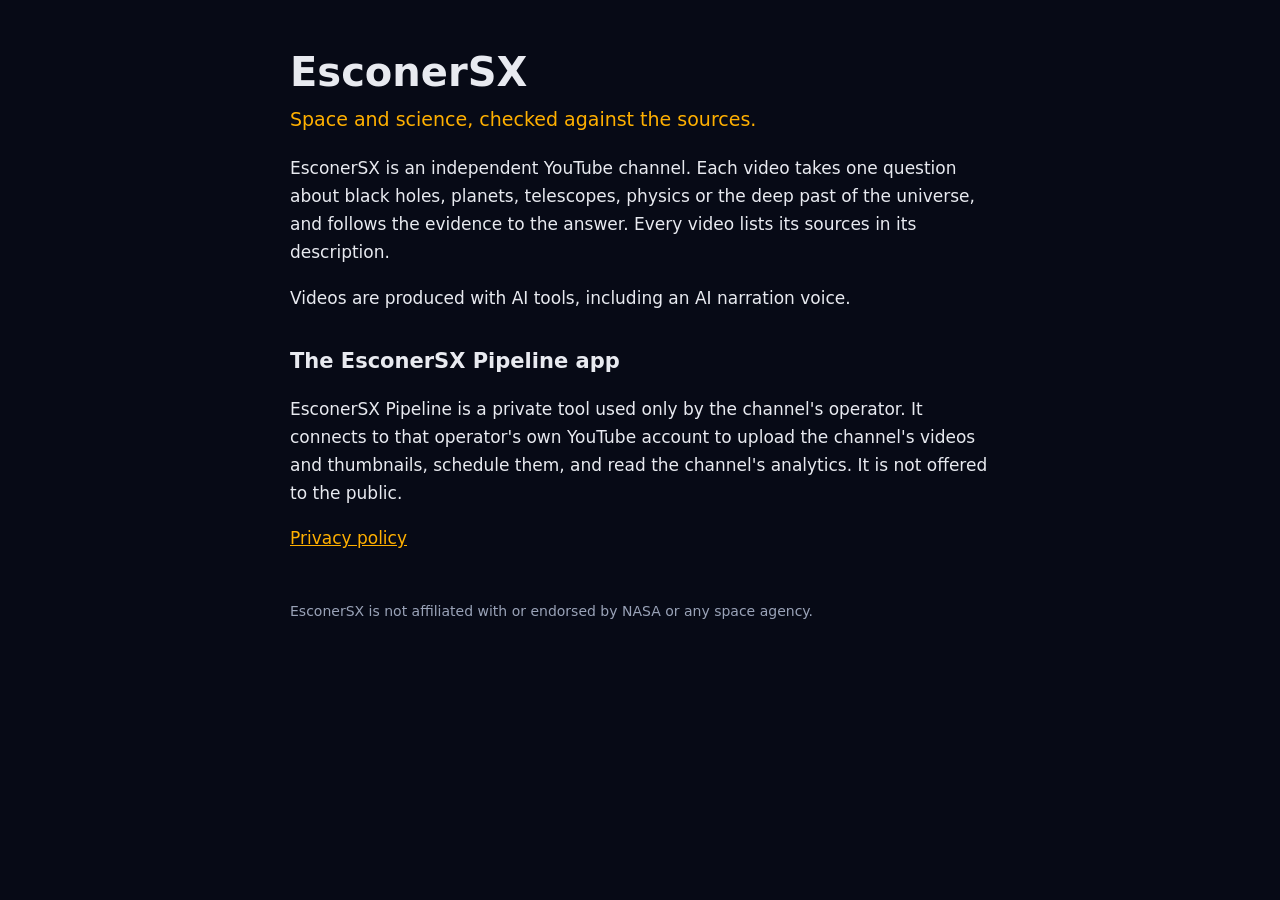
<file: index.html>
<!doctype html>
<html lang="en">
<head>
<meta charset="utf-8">
<meta name="viewport" content="width=device-width, initial-scale=1">
<title>EsconerSX</title>
<meta name="description" content="EsconerSX is an independent YouTube channel explaining space and science from primary sources.">
<link rel="stylesheet" href="style.css">
</head>
<body>
<main>
  <h1>EsconerSX</h1>
  <p class="lead">Space and science, checked against the sources.</p>
  <p>EsconerSX is an independent YouTube channel. Each video takes one question about black holes, planets, telescopes, physics or the deep past of the universe, and follows the evidence to the answer. Every video lists its sources in its description.</p>
  <p>Videos are produced with AI tools, including an AI narration voice.</p>
  <h2>The EsconerSX Pipeline app</h2>
  <p>EsconerSX Pipeline is a private tool used only by the channel's operator. It connects to that operator's own YouTube account to upload the channel's videos and thumbnails, schedule them, and read the channel's analytics. It is not offered to the public.</p>
  <p><a href="privacy.html">Privacy policy</a></p>
  <footer>EsconerSX is not affiliated with or endorsed by NASA or any space agency.</footer>
</main>
</body>
</html>
</file>
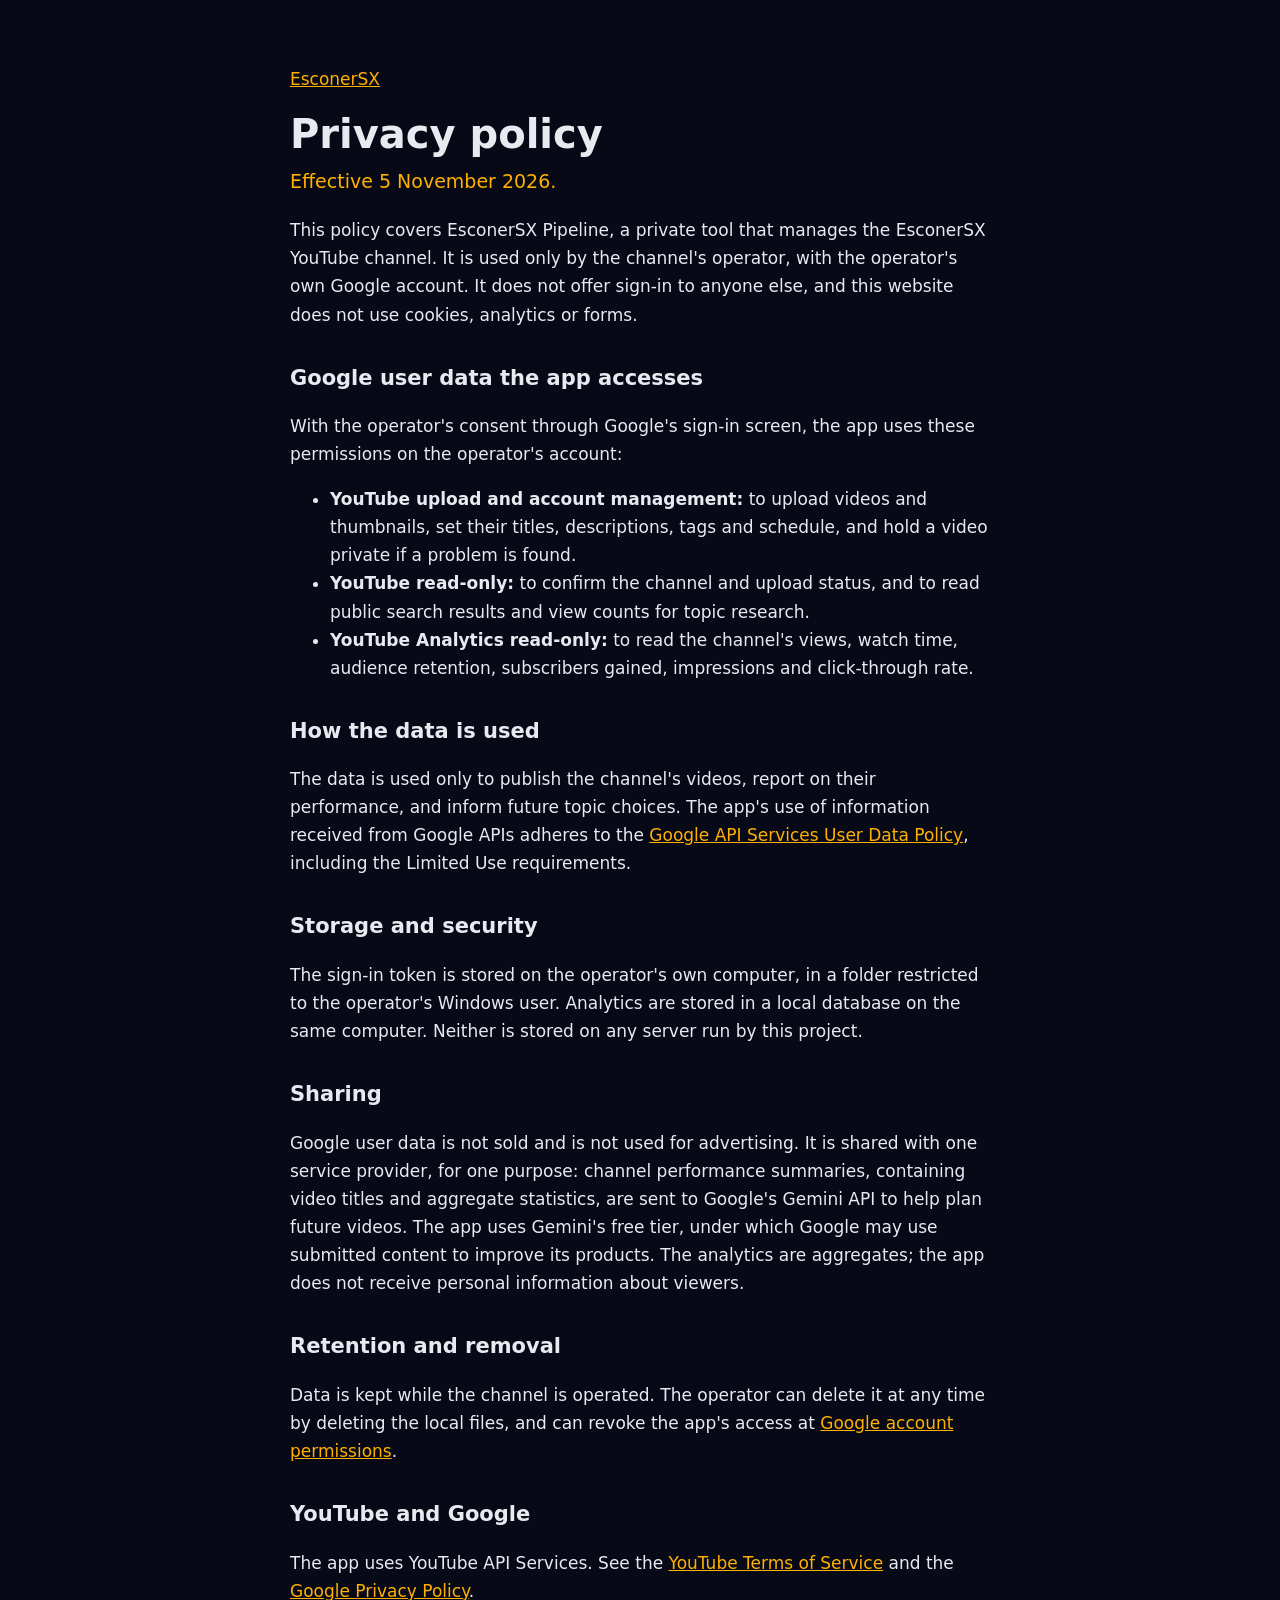
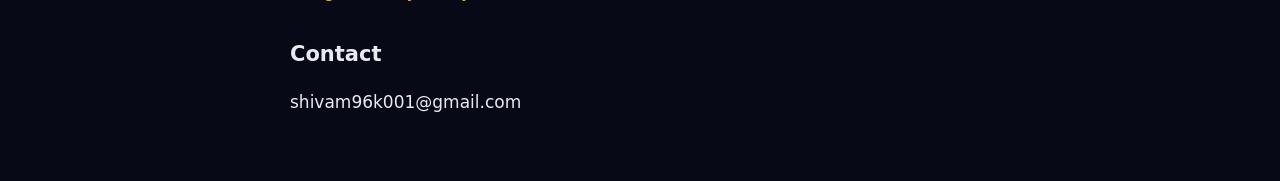
<file: privacy.html>
<!doctype html>
<html lang="en">
<head>
<meta charset="utf-8">
<meta name="viewport" content="width=device-width, initial-scale=1">
<title>Privacy policy - EsconerSX</title>
<link rel="stylesheet" href="style.css">
</head>
<body>
<main>
  <p><a href="index.html">EsconerSX</a></p>
  <h1>Privacy policy</h1>
  <p class="lead">Effective 5 November 2026.</p>
  <p>This policy covers EsconerSX Pipeline, a private tool that manages the EsconerSX YouTube channel. It is used only by the channel's operator, with the operator's own Google account. It does not offer sign-in to anyone else, and this website does not use cookies, analytics or forms.</p>

  <h2>Google user data the app accesses</h2>
  <p>With the operator's consent through Google's sign-in screen, the app uses these permissions on the operator's account:</p>
  <ul>
    <li><strong>YouTube upload and account management:</strong> to upload videos and thumbnails, set their titles, descriptions, tags and schedule, and hold a video private if a problem is found.</li>
    <li><strong>YouTube read-only:</strong> to confirm the channel and upload status, and to read public search results and view counts for topic research.</li>
    <li><strong>YouTube Analytics read-only:</strong> to read the channel's views, watch time, audience retention, subscribers gained, impressions and click-through rate.</li>
  </ul>

  <h2>How the data is used</h2>
  <p>The data is used only to publish the channel's videos, report on their performance, and inform future topic choices. The app's use of information received from Google APIs adheres to the <a href="https://developers.google.com/terms/api-services-user-data-policy">Google API Services User Data Policy</a>, including the Limited Use requirements.</p>

  <h2>Storage and security</h2>
  <p>The sign-in token is stored on the operator's own computer, in a folder restricted to the operator's Windows user. Analytics are stored in a local database on the same computer. Neither is stored on any server run by this project.</p>

  <h2>Sharing</h2>
  <p>Google user data is not sold and is not used for advertising. It is shared with one service provider, for one purpose: channel performance summaries, containing video titles and aggregate statistics, are sent to Google's Gemini API to help plan future videos. The app uses Gemini's free tier, under which Google may use submitted content to improve its products. The analytics are aggregates; the app does not receive personal information about viewers.</p>

  <h2>Retention and removal</h2>
  <p>Data is kept while the channel is operated. The operator can delete it at any time by deleting the local files, and can revoke the app's access at <a href="https://myaccount.google.com/permissions">Google account permissions</a>.</p>

  <h2>YouTube and Google</h2>
  <p>The app uses YouTube API Services. See the <a href="https://www.youtube.com/t/terms">YouTube Terms of Service</a> and the <a href="https://policies.google.com/privacy">Google Privacy Policy</a>.</p>

  <h2>Contact</h2>
  <p>shivam96k001@gmail.com</p>
</main>
</body>
</html>
</file>
<file: style.css>
body { margin: 0; background: #070a16; color: #e8eaf0; font: 17px/1.65 system-ui, -apple-system, "Segoe UI", sans-serif; }
main { max-width: 700px; margin: 0 auto; padding: 48px 24px; }
h1 { font-size: 40px; line-height: 1.2; margin: 0 0 8px; }
h2 { font-size: 21px; margin: 32px 0 8px; }
.lead { color: #ffb000; font-size: 19px; margin-top: 0; }
a { color: #ffb000; }
footer { margin-top: 48px; color: #9aa3b8; font-size: 14px; }
</file>
